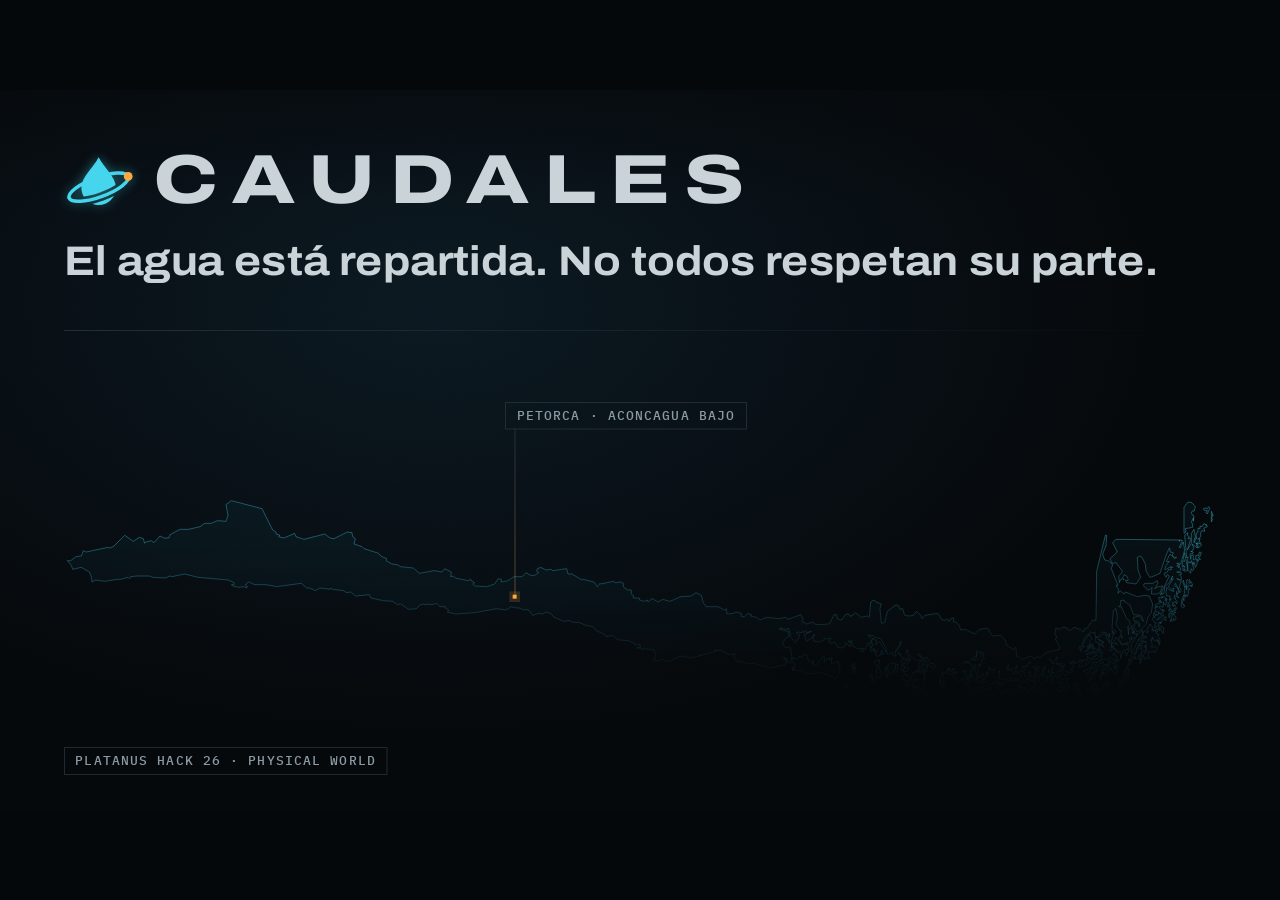
<file: docs/deck/index.html>
<!doctype html>
<html lang="es">
<head>
<meta charset="utf-8">
<meta name="viewport" content="width=device-width, initial-scale=1">
<title>Caudales · presentación</title>
<!--
  Deck de la final (docs/pitch-demo.md). 4 slides y 4 de reserva, 1920×1080.
  Teclas: → o espacio avanza, ← retrocede, 1 a 8 salta a una slide, F pantalla completa.
  Slides 5 a 8, de reserva para las preguntas: 5 cuánto acierta · 6 no es un caso aislado · 7 canal o pozo · 8 cuánto riego detecta.
  Orden en el escenario: slides 1, 2 y 3, cambio a la pestaña del producto, vuelta a esta pestaña y → para el cierre (slide 4).
  Sala: nada blanco y el mensaje de cada slide entero en el tercio superior (desde la 4ª fila solo se ve eso).
  El contorno de Chile sale de frontend-demo/data/chile.geojson (Natural Earth). Las cifras, de docs/pitch-demo.md.
-->
<link rel="preconnect" href="https://fonts.googleapis.com">
<link rel="preconnect" href="https://fonts.gstatic.com" crossorigin>
<link rel="stylesheet" href="https://fonts.googleapis.com/css2?family=Archivo:wdth,wght@62..125,400..900&family=IBM+Plex+Mono:wght@400;500&family=IBM+Plex+Sans:wght@400;500&display=swap">
<style>
:root{
  --void:#05080b; --deck:#0a1015; --deep:#0b1820; --rule:#1b2731; --rule-2:#2a3a46;
  --ink:#c9d3d8; --dim:#8b9ba4; --water:#45d6ee; --loss:#ffa940;
  --f-display:"Archivo",system-ui,sans-serif; --f-body:"IBM Plex Sans",system-ui,sans-serif; --f-mono:"IBM Plex Mono",ui-monospace,monospace;
  --x:96px;      /* margen lateral */
  --top:84px;    /* margen superior: igual en todas las slides */
  --fold:360px;  /* tercio superior: el mensaje termina antes de esta línea */
}
*{box-sizing:border-box;margin:0}
html,body{height:100%;background:var(--void);overflow:hidden}
body{color:var(--ink);font-family:var(--f-body);-webkit-font-smoothing:antialiased;cursor:default}
.stage{position:absolute;left:50%;top:50%;width:1920px;height:1080px;transform:translate(-50%,-50%) scale(var(--s,1));transform-origin:center;overflow:hidden;
  background:radial-gradient(1500px 900px at 34% 30%,var(--deep),var(--void) 72%)}
.stage::before{content:"";position:absolute;inset:0;z-index:3;pointer-events:none;opacity:.3;mix-blend-mode:overlay;
  background:url("data:image/svg+xml;utf8,<svg xmlns='http://www.w3.org/2000/svg' width='160' height='160'><filter id='n'><feTurbulence type='fractalNoise' baseFrequency='.9' numOctaves='2' stitchTiles='stitch'/><feColorMatrix values='0 0 0 0 .6  0 0 0 0 .7  0 0 0 0 .75  0 0 0 .5 0'/></filter><rect width='160' height='160' filter='url(%23n)'/></svg>")}
.stage::after{content:"";position:absolute;inset:0;z-index:2;pointer-events:none;background:linear-gradient(180deg,rgba(5,8,11,.55),transparent 16%,transparent 70%,rgba(5,8,11,.9))}
.slide{position:absolute;inset:0;opacity:0;visibility:hidden;transition:opacity .3s ease,visibility 0s .3s}
.slide.on{opacity:1;visibility:visible;transition:opacity .3s ease}
@media (prefers-reduced-motion:reduce){.slide,.slide.on{transition:none}}

/* el horizonte: marca el tercio superior y se apaga hacia la derecha */
.fold{position:absolute;left:var(--x);right:0;top:var(--fold);height:1px;background:linear-gradient(90deg,var(--rule-2),var(--rule) 45%,transparent 92%)}

/* mensaje: siempre dentro del tercio superior */
.msg{position:absolute;left:var(--x);right:var(--x);top:var(--top);z-index:4}
.big{font:800 176px/.95 var(--f-display);font-stretch:112%;letter-spacing:-.015em}
.title{font:800 124px/1 var(--f-display);font-stretch:112%;letter-spacing:-.01em}
.line{margin-top:26px;font:400 48px/1.2 var(--f-body);color:var(--ink)}
.line.tight{margin-top:22px}

/* apoyo: puede perderse desde atrás */
.below{position:absolute;left:var(--x);right:var(--x);z-index:4}
.mono{font:500 20px/1.4 var(--f-mono);letter-spacing:.11em;text-transform:uppercase;color:var(--dim)}
.note{font:400 40px/1.3 var(--f-body);color:var(--dim);max-width:1300px}
.chip{display:inline-block;padding:10px 16px;border:1px solid var(--rule-2);font:500 19px/1 var(--f-mono);letter-spacing:.14em;text-transform:uppercase;color:var(--dim)}
.dato{padding-left:26px;border-left:2px solid var(--rule-2)}
.dato b{display:block;font:800 140px/1 var(--f-display);font-stretch:112%;letter-spacing:-.015em;font-variant-numeric:tabular-nums;color:var(--ink);margin:10px 0 14px}
.dato.agua{border-left-color:var(--water)}

.logo{display:block;filter:drop-shadow(0 0 8px rgba(69,214,238,.45))}
.marca{display:flex;align-items:center;gap:30px}
.marca span{font:800 104px/1 var(--f-display);font-stretch:125%;letter-spacing:.2em}
.chile{position:absolute;left:var(--x);width:1728px;z-index:1;overflow:visible;
  -webkit-mask-image:linear-gradient(180deg,#000 25%,transparent 96%);mask-image:linear-gradient(180deg,#000 25%,transparent 96%)}
.chile path{fill:rgba(69,214,238,.035);stroke:var(--water);stroke-opacity:.42;stroke-width:1.2;vector-effect:non-scaling-stroke}
.chile rect{fill:rgba(69,214,238,.10);stroke:none}
.punto{position:absolute;z-index:4;width:6px;height:6px;margin:-3px;background:var(--loss);box-shadow:0 0 0 5px rgba(255,169,64,.16)}
.guia{position:absolute;z-index:3;width:1px;background:linear-gradient(180deg,var(--rule-2),rgba(255,169,64,.55))}

/* cierre */
.tres{display:grid;grid-template-columns:repeat(3,1fr);gap:64px}
.qr{position:absolute;right:var(--x);z-index:4;width:236px;height:236px;padding:18px;background:var(--dim)}
.qr svg{display:block;width:100%;height:100%}
.qr path{fill:var(--void)}
.url{font:500 92px/1 var(--f-mono);letter-spacing:.02em;color:var(--ink)}
</style>
</head>
<body>
<main class="stage" id="stage">

<section class="slide" aria-label="Portada">
  <div class="msg">
    <div class="marca"><svg class="logo" width="104" height="104" viewBox="0 0 64 64" aria-hidden="true"><defs><mask id="gap-1" maskUnits="userSpaceOnUse" x="0" y="0" width="64" height="64"><rect width="64" height="64" fill="#fff"/><path d="M3 38A29 9 0 0 0 61 38" transform="rotate(-20 32 38)" fill="none" stroke="#000" stroke-width="8"/></mask></defs><path d="M3 38A29 9 0 0 1 61 38" transform="rotate(-20 32 38)" fill="none" stroke="#45d6ee" stroke-width="3.2" stroke-linecap="round"/><g mask="url(#gap-1)"><path fill="#45d6ee" transform="translate(32 34) scale(.76) translate(-32 -34)" d="M32 3C26 15 11 27 11 40a21 21 0 0 0 42 0C53 27 38 15 32 3Z"/></g><path d="M3 38A29 9 0 0 0 61 38" transform="rotate(-20 32 38)" fill="none" stroke="#45d6ee" stroke-width="3.2" stroke-linecap="round"/><circle cx="59.25" cy="28.08" r="4" fill="#ffa940"/></svg><span>CAUDALES</span></div>
    <p class="line" style="font:700 62px/1.15 var(--f-display);font-stretch:110%;margin-top:34px">El agua está repartida. No todos respetan su parte.</p>
  </div>
  <div class="fold"></div>
  <svg class="chile" style="top:590px" viewBox="0 0 1728 341" aria-hidden="true"><path d="M5 116L10 116L18 110L26 109L29 101L33 103L66 96L69 97L75 94L91 78L104 87L113 81L119 83L121 90L123 88L131 86L135 89L144 79L150 82L157 82L159 77L174 69L187 69L204 65L211 60L221 60L230 56L243 57L246 48L243 32L251 26L297 38L313 70L318 73L318 76L324 78L322 80L330 82L346 75L348 80L360 84L391 76L399 82L405 83L425 73L432 74L433 80L437 83L435 91L447 95L450 98L472 105L475 109L484 113L483 116L492 121L500 122L505 125L524 127L533 135L555 131L567 133L571 128L581 133L580 140L584 139L587 142L606 146L610 144L611 146L616 149L613 151L617 154L634 155L646 151L651 143L656 144L656 148L666 146L675 140L687 140L693 134L700 138L706 138L712 134L709 132L710 128L715 126L723 130L731 129L733 131L754 128L756 136L762 136L777 145L779 144L795 148L800 155L804 150L805 151L824 147L827 149L835 148L839 150L839 155L845 160L851 160L851 166L854 168L854 172L863 172L863 175L870 177L875 175L876 178L882 173L891 178L898 174L909 177L925 170L941 169L948 164L956 168L959 179L963 185L981 185L991 190L994 188L994 196L1004 195L1008 193L1016 195L1016 200L1021 200L1026 195L1031 197L1030 199L1039 201L1044 205L1054 201L1073 203L1082 201L1086 204L1105 197L1109 204L1107 206L1108 208L1114 211L1123 208L1128 212L1148 211L1155 197L1159 197L1160 203L1166 205L1173 196L1177 196L1180 200L1181 198L1183 198L1187 194L1196 201L1205 199L1208 201L1210 178L1215 175L1218 178L1226 181L1224 188L1226 210L1231 209L1235 192L1248 182L1252 184L1254 189L1258 188L1261 198L1268 199L1274 198L1279 192L1285 198L1287 203L1291 198L1311 195L1317 205L1323 205L1325 203L1328 207L1331 202L1335 202L1334 208L1338 208L1343 213L1345 220L1352 219L1366 226L1373 219L1385 217L1393 229L1405 228L1412 235L1414 243L1424 249L1427 246L1428 248L1429 260L1432 260L1438 264L1450 259L1456 263L1460 260L1464 262L1473 254L1493 249L1493 245L1487 234L1489 230L1486 225L1488 217L1493 219L1497 216L1502 216L1509 221L1515 216L1525 219L1529 223L1531 218L1535 217L1542 206L1548 205L1549 132L1562 78L1564 78L1563 94L1558 106L1561 115L1566 116L1573 122L1571 128L1581 153L1578 153L1582 159L1581 165L1584 161L1590 166L1592 163L1610 170L1621 168L1628 169L1633 181L1631 194L1625 202L1626 204L1624 206L1624 211L1612 223L1608 221L1605 217L1605 211L1608 209L1611 210L1613 215L1613 210L1611 207L1605 207L1604 201L1613 199L1619 207L1617 200L1614 198L1604 197L1599 183L1590 177L1590 175L1585 176L1585 183L1582 185L1586 185L1594 203L1599 207L1599 211L1595 217L1597 216L1596 220L1597 227L1597 220L1602 213L1602 220L1603 218L1604 220L1602 224L1604 223L1603 226L1605 221L1606 226L1610 225L1608 230L1618 220L1618 226L1614 233L1611 234L1613 235L1611 236L1605 249L1601 254L1601 241L1607 232L1604 231L1601 235L1601 230L1598 232L1600 237L1598 240L1595 238L1595 240L1586 241L1583 234L1581 232L1584 229L1588 232L1585 228L1586 228L1585 224L1587 222L1584 221L1578 212L1580 201L1578 188L1574 191L1572 217L1578 222L1575 226L1572 221L1574 227L1571 238L1580 242L1575 236L1578 231L1587 243L1589 241L1596 242L1598 248L1594 249L1598 250L1593 259L1594 255L1591 254L1592 251L1589 250L1585 263L1584 251L1581 254L1577 248L1574 247L1574 243L1573 247L1571 246L1572 239L1570 245L1571 248L1568 250L1571 251L1574 248L1579 252L1573 257L1577 257L1582 265L1581 268L1577 263L1578 267L1576 268L1570 261L1568 261L1568 267L1563 263L1561 265L1558 264L1550 269L1557 263L1556 260L1555 261L1559 254L1554 250L1552 243L1555 242L1560 246L1557 242L1560 238L1551 234L1558 238L1556 241L1551 241L1552 239L1547 238L1546 236L1548 231L1552 232L1559 226L1564 228L1563 231L1569 240L1567 233L1569 225L1567 230L1563 224L1558 223L1551 230L1547 231L1546 223L1542 225L1540 223L1531 231L1528 240L1526 245L1523 245L1525 252L1527 245L1531 246L1528 242L1538 226L1542 233L1539 236L1539 242L1535 244L1536 248L1531 253L1536 251L1537 245L1540 242L1538 246L1539 248L1539 245L1541 244L1544 250L1541 242L1543 240L1546 248L1553 249L1553 251L1537 254L1533 257L1554 253L1556 254L1551 263L1542 266L1541 264L1550 257L1538 264L1535 259L1535 266L1539 268L1535 272L1533 269L1532 275L1528 272L1526 276L1522 276L1521 275L1526 268L1532 265L1527 265L1526 267L1524 264L1523 268L1515 271L1513 270L1517 267L1513 267L1512 269L1510 268L1509 271L1511 270L1515 275L1509 280L1513 280L1513 284L1507 284L1502 281L1506 287L1501 288L1498 284L1498 276L1502 272L1497 275L1495 274L1497 270L1495 271L1489 270L1488 266L1491 263L1490 260L1484 269L1478 263L1482 270L1493 272L1496 280L1494 283L1491 281L1490 283L1492 284L1486 287L1484 286L1481 290L1480 286L1486 283L1481 284L1484 275L1478 284L1476 279L1479 288L1477 291L1471 289L1475 292L1475 295L1473 298L1471 296L1468 304L1464 300L1465 297L1463 297L1463 291L1465 289L1467 291L1468 287L1471 286L1469 283L1472 274L1468 279L1468 285L1457 292L1457 287L1460 284L1461 276L1463 275L1460 276L1459 279L1456 275L1453 275L1458 279L1457 283L1454 291L1450 291L1448 281L1448 289L1445 291L1442 290L1439 282L1442 280L1440 279L1440 276L1444 275L1450 269L1447 268L1444 274L1438 275L1437 282L1434 283L1426 282L1429 278L1430 273L1427 278L1422 278L1418 280L1416 277L1417 272L1415 275L1415 281L1421 280L1425 283L1424 286L1428 284L1438 288L1432 294L1423 292L1416 296L1414 293L1412 294L1412 292L1407 295L1402 292L1404 291L1403 281L1402 290L1397 293L1391 286L1397 279L1390 280L1388 275L1386 287L1384 283L1385 289L1379 290L1378 295L1374 297L1371 296L1373 300L1371 302L1368 298L1369 294L1380 286L1380 285L1370 291L1371 275L1374 275L1371 271L1375 272L1376 264L1381 263L1378 260L1380 255L1376 253L1373 253L1377 256L1375 260L1369 266L1365 266L1369 261L1370 251L1368 260L1364 261L1364 265L1361 263L1358 269L1353 267L1353 268L1351 267L1349 269L1351 271L1353 269L1360 271L1363 276L1360 281L1360 292L1359 294L1359 291L1358 293L1360 299L1357 306L1354 303L1356 299L1353 302L1350 299L1352 298L1350 295L1354 291L1356 296L1355 291L1358 290L1359 286L1359 285L1355 290L1352 280L1351 284L1349 281L1352 290L1348 291L1347 295L1345 293L1344 296L1346 297L1344 298L1335 291L1334 285L1340 283L1334 283L1333 279L1337 278L1333 278L1332 281L1326 277L1324 284L1320 286L1317 283L1319 288L1315 289L1313 300L1315 296L1315 302L1318 303L1319 295L1321 296L1320 304L1315 308L1317 310L1314 315L1309 318L1303 313L1300 313L1309 322L1309 330L1311 336L1315 339L1312 335L1312 330L1315 332L1315 329L1319 331L1319 328L1322 330L1323 335L1319 339L1310 341L1306 338L1305 334L1303 335L1301 329L1300 330L1298 328L1297 325L1298 323L1294 322L1296 319L1296 316L1294 320L1290 318L1293 312L1290 314L1287 311L1290 307L1285 309L1282 304L1278 305L1272 303L1273 299L1276 299L1277 295L1281 295L1277 293L1272 296L1271 292L1273 283L1275 286L1277 281L1281 285L1282 282L1286 285L1285 282L1279 281L1284 278L1288 281L1292 290L1289 297L1292 291L1289 281L1295 282L1293 280L1296 273L1289 280L1287 275L1291 271L1295 271L1305 278L1307 274L1303 271L1304 270L1299 270L1294 260L1292 263L1288 262L1282 255L1282 258L1295 268L1285 265L1279 267L1267 257L1265 249L1263 255L1270 264L1256 261L1254 259L1256 257L1252 257L1253 254L1251 255L1249 251L1255 243L1256 238L1254 237L1254 242L1247 252L1248 259L1244 259L1242 254L1235 257L1233 247L1225 233L1215 231L1213 228L1206 228L1213 233L1208 240L1205 240L1202 249L1197 247L1200 251L1198 253L1194 250L1195 247L1190 248L1181 243L1183 241L1181 239L1182 236L1176 237L1180 239L1178 245L1173 239L1172 244L1167 247L1160 246L1157 239L1150 240L1147 238L1150 233L1142 233L1135 238L1125 237L1123 232L1126 226L1123 231L1114 237L1110 227L1121 222L1114 224L1112 221L1110 224L1108 222L1107 224L1100 223L1099 225L1103 227L1102 233L1097 239L1089 230L1089 224L1086 217L1084 219L1074 217L1073 219L1086 222L1088 229L1081 234L1078 241L1083 247L1088 245L1090 248L1092 261L1090 270L1085 268L1084 263L1079 261L1083 265L1082 272L1059 277L1055 277L1053 274L1050 275L1043 272L1042 273L1036 269L1031 271L1020 269L1017 267L1010 268L1004 259L1007 256L998 257L986 251L976 250L977 252L941 262L924 259L910 267L904 267L897 264L893 267L884 265L888 259L885 250L870 248L867 250L866 247L859 247L865 245L864 242L856 242L856 240L846 236L832 235L822 228L813 230L810 226L798 221L793 215L783 213L773 209L761 208L759 206L749 207L734 200L730 195L723 193L718 196L713 195L703 198L698 191L693 189L689 190L684 187L678 187L671 185L663 190L649 188L616 194L587 196L575 193L577 190L571 186L572 185L564 185L559 180L552 182L546 181L543 182L538 181L533 183L529 188L517 189L505 181L500 182L493 177L479 176L460 172L458 167L437 169L430 163L424 164L419 161L403 159L400 157L399 159L384 157L377 161L368 157L364 157L356 150L319 155L303 152L286 152L277 148L272 152L275 154L274 157L270 155L262 156L253 154L251 152L255 152L255 149L246 145L201 141L181 136L162 140L158 139L153 142L133 141L128 139L110 139L100 140L98 143L96 141L85 144L80 144L61 147L47 145L42 148L41 140L38 133L26 126L13 129L11 123L5 116ZM1674 85L1678 86L1673 95L1674 97L1679 88L1681 100L1675 121L1674 122L1673 120L1669 120L1673 122L1669 124L1674 124L1671 126L1675 127L1675 131L1673 133L1669 133L1676 134L1676 137L1673 137L1676 140L1676 145L1669 143L1676 147L1673 155L1676 161L1674 164L1671 157L1667 150L1666 154L1671 157L1672 164L1670 167L1669 162L1669 168L1673 172L1666 168L1665 172L1668 172L1667 174L1670 177L1669 181L1667 177L1666 179L1662 179L1664 181L1662 183L1664 182L1664 185L1666 182L1669 188L1665 188L1668 191L1665 190L1664 192L1668 194L1665 194L1665 198L1668 200L1668 204L1666 206L1664 202L1664 206L1661 207L1661 204L1659 207L1664 195L1661 197L1663 191L1659 195L1659 201L1657 201L1657 196L1661 191L1660 188L1657 192L1659 184L1658 182L1656 186L1655 183L1661 173L1658 175L1659 169L1654 169L1653 163L1654 156L1658 160L1665 162L1663 161L1665 157L1661 159L1656 155L1664 143L1661 145L1663 139L1658 149L1651 155L1650 165L1647 167L1647 164L1644 168L1658 139L1655 137L1653 141L1650 135L1655 133L1657 129L1661 130L1660 126L1663 126L1660 125L1652 130L1651 129L1653 123L1658 117L1654 118L1654 116L1659 106L1666 113L1669 111L1666 111L1662 108L1664 104L1659 103L1659 98L1658 97L1653 108L1644 135L1630 141L1628 140L1623 131L1622 121L1617 111L1614 109L1610 111L1611 130L1615 141L1608 151L1594 149L1592 145L1596 146L1596 143L1594 139L1590 137L1588 142L1590 145L1588 143L1585 144L1583 149L1582 139L1587 134L1587 131L1578 119L1572 120L1569 113L1580 103L1573 89L1578 84L1674 85L1673 87L1674 85ZM1164 282L1157 294L1152 290L1149 290L1147 287L1132 284L1121 286L1112 285L1107 281L1099 281L1096 279L1093 281L1092 276L1094 275L1093 279L1095 279L1097 271L1094 270L1092 264L1094 261L1099 264L1104 259L1106 261L1110 257L1114 257L1117 267L1122 268L1124 265L1125 270L1122 270L1124 273L1129 272L1138 260L1141 261L1140 268L1145 264L1148 262L1148 265L1152 261L1151 271L1159 267L1160 269L1162 267L1162 272L1165 273L1162 276L1164 282ZM1453 320L1443 326L1440 324L1439 327L1437 324L1438 327L1435 327L1433 330L1428 332L1427 329L1437 321L1426 327L1432 321L1431 318L1428 322L1429 319L1427 319L1426 316L1424 318L1431 311L1420 310L1419 308L1415 313L1415 309L1412 309L1414 314L1411 313L1410 316L1408 310L1409 316L1406 317L1407 313L1405 315L1401 304L1403 301L1408 302L1401 299L1410 299L1412 296L1416 298L1420 296L1428 295L1438 298L1441 297L1447 301L1442 297L1444 294L1448 294L1448 298L1450 295L1454 295L1453 298L1457 296L1455 301L1459 298L1462 307L1459 308L1460 310L1456 306L1457 303L1455 304L1458 311L1456 312L1453 311L1452 305L1452 309L1449 307L1451 311L1445 312L1446 309L1442 311L1443 305L1442 307L1440 306L1441 310L1439 311L1436 307L1438 306L1435 306L1434 303L1434 306L1430 302L1432 308L1434 306L1439 313L1436 315L1441 317L1445 315L1443 313L1448 316L1450 314L1452 317L1455 315L1453 320ZM1710 60L1713 63L1713 61L1715 65L1710 67L1711 72L1707 71L1705 74L1705 80L1701 84L1704 83L1702 91L1705 89L1706 93L1701 97L1700 89L1699 91L1698 89L1700 97L1692 91L1695 97L1692 102L1690 102L1694 103L1693 105L1689 106L1690 114L1691 108L1694 107L1694 115L1697 114L1698 108L1699 109L1700 107L1702 109L1703 103L1706 104L1704 110L1701 111L1705 114L1702 114L1701 117L1699 113L1700 120L1697 126L1695 118L1694 122L1691 116L1695 129L1693 131L1691 128L1690 135L1686 130L1685 119L1690 119L1685 117L1686 110L1684 112L1681 78L1686 74L1685 78L1688 80L1686 83L1689 82L1690 84L1685 100L1691 90L1691 75L1695 69L1697 80L1695 86L1695 89L1698 82L1699 83L1698 78L1699 74L1701 73L1701 67L1704 68L1704 64L1707 65L1710 60ZM1638 225L1643 227L1640 229L1643 232L1644 237L1644 240L1642 238L1643 243L1641 235L1640 238L1640 234L1636 237L1632 230L1633 234L1631 233L1632 236L1630 235L1633 243L1630 245L1636 246L1638 244L1640 246L1638 253L1636 255L1634 251L1631 254L1629 252L1627 254L1626 252L1628 264L1625 260L1622 265L1619 258L1624 250L1623 241L1623 246L1620 244L1623 248L1622 252L1619 252L1615 258L1617 245L1613 249L1611 244L1616 243L1612 243L1613 240L1617 241L1618 238L1624 238L1619 236L1614 238L1617 233L1624 231L1623 229L1618 231L1619 223L1622 221L1624 224L1627 223L1624 220L1629 211L1633 216L1632 221L1634 219L1634 222L1636 220L1637 222L1638 218L1640 218L1640 223L1638 223L1638 225ZM1694 57L1694 52L1691 58L1693 61L1693 66L1682 68L1683 73L1680 75L1680 36L1686 28L1692 29L1697 35L1695 42L1693 41L1691 44L1692 47L1695 49L1694 57ZM1217 257L1219 251L1215 253L1215 247L1214 251L1210 252L1209 249L1213 244L1209 246L1207 243L1210 240L1214 242L1210 238L1214 233L1219 236L1218 242L1223 237L1233 252L1228 257L1227 250L1225 254L1226 257L1220 260L1217 257ZM1621 150L1633 150L1640 146L1641 150L1636 158L1641 155L1648 154L1644 164L1640 166L1631 166L1632 156L1629 159L1625 160L1619 153L1621 150ZM1606 256L1610 246L1609 254L1606 258L1608 264L1607 261L1596 275L1596 281L1598 279L1598 282L1595 288L1597 288L1598 290L1592 294L1590 300L1587 300L1583 306L1581 304L1588 292L1590 294L1591 292L1591 286L1593 284L1592 282L1591 284L1591 282L1600 265L1596 267L1596 265L1599 263L1602 264L1605 261L1600 259L1604 254L1606 256ZM1642 193L1636 193L1638 189L1636 187L1641 185L1637 185L1637 182L1647 178L1642 177L1645 176L1642 174L1642 171L1648 172L1646 170L1650 170L1653 172L1652 176L1653 173L1655 174L1653 177L1655 178L1652 183L1649 178L1649 185L1647 186L1645 184L1643 185L1645 189L1651 190L1649 192L1647 190L1649 194L1646 196L1642 193ZM1397 318L1401 323L1398 323L1398 325L1392 327L1389 325L1385 327L1389 333L1388 335L1383 328L1384 335L1379 331L1380 334L1378 336L1374 336L1371 333L1373 332L1371 327L1380 326L1386 321L1388 322L1391 319L1391 321L1393 318L1397 318ZM1649 203L1645 210L1645 208L1644 211L1644 208L1641 210L1643 214L1635 216L1638 209L1636 209L1632 204L1635 200L1637 201L1634 199L1635 194L1638 199L1638 196L1641 198L1642 194L1646 198L1639 205L1644 203L1649 197L1651 202L1653 200L1653 206L1649 203ZM1396 297L1400 297L1401 301L1397 315L1392 316L1387 309L1392 307L1390 305L1386 308L1375 306L1383 303L1387 300L1389 303L1390 301L1396 300L1398 298L1396 297ZM1469 313L1479 323L1477 327L1473 322L1476 332L1466 328L1467 324L1468 328L1471 322L1471 320L1466 319L1465 326L1461 330L1459 326L1462 325L1460 321L1465 317L1463 313L1468 318L1465 308L1469 308L1469 313ZM1383 321L1382 319L1379 323L1373 324L1374 316L1378 308L1386 309L1390 316L1383 321ZM1503 293L1508 293L1504 296L1509 305L1506 306L1505 304L1504 307L1508 309L1506 311L1503 309L1502 314L1501 311L1499 312L1501 302L1499 300L1497 302L1496 299L1492 303L1497 293L1501 295L1503 293ZM1241 269L1248 270L1247 278L1242 282L1243 286L1240 288L1237 285L1235 274L1241 269ZM1580 273L1581 277L1576 273L1578 278L1574 274L1581 283L1575 286L1571 277L1570 280L1568 280L1567 269L1571 267L1574 271L1577 270L1580 273ZM1686 146L1688 144L1689 146L1687 149L1689 150L1690 147L1693 152L1690 154L1693 154L1690 154L1688 153L1685 155L1689 159L1686 160L1687 164L1685 170L1683 167L1682 171L1680 165L1682 163L1680 163L1682 154L1681 156L1678 147L1679 145L1681 152L1683 153L1684 160L1684 145L1685 144L1686 146ZM1495 289L1496 292L1493 293L1492 298L1488 300L1483 294L1481 303L1478 299L1481 296L1480 293L1490 288L1489 294L1494 286L1497 286L1495 289ZM1371 325L1365 321L1365 313L1361 307L1369 307L1370 309L1371 307L1375 305L1372 316L1369 317L1371 325ZM1447 328L1453 337L1452 338L1448 338L1447 334L1443 337L1440 333L1442 328L1455 322L1452 325L1455 325L1453 327L1447 328ZM1685 131L1681 132L1681 128L1679 131L1678 128L1681 126L1681 124L1679 124L1679 123L1678 126L1677 124L1678 116L1681 117L1679 112L1681 104L1685 126L1685 131ZM1219 276L1222 274L1227 288L1225 292L1223 292L1222 290L1220 294L1218 289L1219 276ZM1369 290L1366 297L1362 292L1364 288L1362 291L1361 289L1365 272L1368 273L1368 276L1366 276L1369 290ZM1272 309L1274 305L1280 307L1285 312L1285 317L1282 318L1281 311L1280 310L1280 318L1279 316L1278 318L1274 319L1277 311L1274 314L1275 311L1272 309ZM1394 328L1397 327L1401 333L1399 337L1397 331L1398 337L1396 340L1390 337L1391 334L1389 328L1394 328ZM1517 304L1524 308L1525 316L1518 308L1520 314L1514 308L1513 301L1515 299L1516 302L1521 299L1522 300L1522 302L1517 304ZM1539 307L1554 314L1551 313L1554 316L1551 314L1548 318L1546 314L1545 316L1541 314L1544 310L1542 309L1539 311L1536 310L1534 312L1532 310L1534 307L1539 307ZM1268 297L1256 294L1257 290L1262 287L1263 289L1264 286L1270 295L1268 297ZM1482 320L1486 322L1484 328L1487 325L1494 326L1493 327L1494 332L1489 330L1488 334L1486 328L1482 332L1482 320ZM1415 323L1417 325L1413 327L1413 329L1416 334L1413 332L1414 338L1410 339L1408 332L1411 334L1407 329L1409 330L1411 328L1408 329L1409 326L1415 323ZM1567 283L1563 288L1559 286L1560 283L1557 287L1558 284L1555 294L1554 287L1563 277L1567 283ZM1567 300L1565 308L1562 308L1559 312L1557 311L1560 299L1567 300ZM1418 312L1427 313L1422 317L1422 322L1421 319L1421 324L1417 319L1416 320L1418 312ZM1519 316L1523 316L1522 318L1525 319L1523 321L1529 320L1529 323L1531 323L1532 327L1528 326L1526 323L1521 322L1518 323L1516 320L1521 320L1517 319L1519 316ZM1255 267L1257 264L1264 265L1263 267L1268 265L1269 267L1264 272L1263 270L1258 271L1255 267ZM1426 333L1424 339L1414 327L1417 329L1419 325L1421 327L1423 330L1421 330L1426 333ZM1236 292L1230 285L1233 276L1236 292ZM1553 270L1560 268L1553 274L1549 282L1549 280L1548 283L1546 282L1545 280L1553 270ZM1536 279L1539 276L1540 279L1535 288L1534 284L1531 284L1531 281L1528 282L1534 279L1536 279ZM1495 312L1492 314L1493 309L1490 312L1491 309L1489 308L1495 305L1495 307L1498 305L1496 303L1499 304L1499 307L1497 313L1496 310L1495 313L1495 312ZM1542 295L1540 294L1536 297L1542 285L1543 287L1543 282L1547 285L1542 295ZM1247 273L1251 271L1251 279L1250 283L1247 285L1245 281L1248 278L1247 273ZM1221 267L1222 264L1224 270L1220 273L1217 273L1215 267L1219 265L1221 267ZM1183 284L1183 278L1180 274L1186 270L1184 276L1185 278L1187 275L1188 279L1185 285L1183 284ZM1680 167L1680 176L1679 173L1677 180L1681 183L1679 182L1681 185L1678 187L1676 185L1676 176L1680 167ZM1566 271L1565 275L1564 273L1556 282L1555 280L1560 272L1566 271ZM1612 257L1615 261L1617 257L1619 260L1613 272L1616 263L1614 265L1614 262L1611 264L1612 257ZM1542 301L1555 310L1554 311L1549 307L1549 309L1541 306L1543 305L1542 301ZM1543 272L1542 269L1549 268L1549 270L1542 278L1540 275L1543 272ZM1266 281L1262 283L1259 280L1262 276L1267 276L1266 281ZM1719 38L1717 41L1715 46L1713 44L1715 41L1711 41L1709 38L1713 37L1715 38L1717 35L1719 38ZM1362 322L1360 327L1358 328L1356 318L1359 317L1360 320L1361 316L1363 323L1362 322ZM1255 281L1257 272L1261 274L1259 280L1261 284L1255 281ZM1283 269L1285 267L1289 270L1283 277L1281 276L1283 269ZM1642 217L1645 214L1650 217L1649 225L1648 225L1644 217L1643 221L1642 217ZM1384 299L1379 298L1380 301L1375 299L1381 292L1384 299ZM1472 314L1473 311L1479 314L1480 321L1472 314ZM1412 317L1414 323L1405 326L1409 318L1411 320L1412 317ZM1215 293L1214 298L1211 298L1212 294L1209 289L1212 287L1213 294L1215 293ZM1398 327L1402 326L1401 329L1405 333L1405 339L1401 338L1402 333L1398 327ZM1721 58L1721 42L1724 48L1722 48L1723 50L1721 52L1723 54L1721 58ZM1326 286L1327 278L1333 284L1331 287L1326 286ZM1176 306L1171 309L1170 306L1174 299L1176 306ZM1261 299L1269 300L1269 304L1262 303L1261 299Z"/></svg>
  <div class="guia" style="left:772px;top:508px;height:252px"></div>
  <div class="punto" style="left:772px;top:760px"></div>
  <div class="below" style="top:468px;left:758px"><span class="chip">Petorca · Aconcagua bajo</span></div>
  <div class="below" style="top:986px"><span class="chip">Platanus Hack 26 · Physical World</span></div>
</section>

<section class="slide" aria-label="El problema">
  <div class="msg">
    <h1 class="big">50 litros al día</h1>
    <p class="line">40 mil personas en Petorca. El agua llega en camión.</p>
  </div>
  <div class="fold"></div>
  <div class="below dato agua" style="top:620px;left:var(--x)">
    <p class="mono">En camiones aljibe · 2023 y 2024</p>
    <b style="font-size:112px;color:var(--dim)">$5.700 millones</b>
  </div>
  <p class="below mono" style="top:986px;font-size:17px">Radio JGM, U. de Chile (2020) · Consejo para la Transparencia (2026)</p>
</section>

<section class="slide" aria-label="La solución">
  <div class="msg">
    <h1 class="big">7.911 predios</h1>
    <p class="line">mirados desde el satélite y cruzados con sus derechos de agua.</p>
  </div>
  <div class="fold"></div>
  <div class="below tres" style="top:600px">
    <div class="dato"><p class="mono">Mediciones de satélite</p><b style="font-size:78px;white-space:nowrap;color:var(--dim)">160 mil</b><p class="mono">Más el clima y el registro público</p></div>
    <div class="dato"><p class="mono">Imágenes desde 2019</p><b style="font-size:78px;white-space:nowrap;color:var(--dim)">7 veranos</b><p class="mono">Para ver quién ya regaba antes</p></div>
    <div class="dato"><p class="mono">Datos base ya descargados</p><b style="font-size:78px;white-space:nowrap;color:var(--dim)">14 regiones</b><p class="mono">Para probarlo en el resto de Chile</p></div>
  </div>
</section>

<section class="slide" aria-label="Cierre">
  <div class="msg tres">
    <div class="dato"><p class="mono">Antes que la inspección, al menos</p><b>2 años</b><p class="mono">Caso real en Hijuelas</p></div>
    <div class="dato"><p class="mono">Más infracciones que sin la lista</p><b>2,6×</b><p class="mono">19 casos de la DGA</p></div>
    <div class="dato"><p class="mono">Predios en alerta, sin fiscalizar</p><b>501</b><p class="mono">Petorca y Aconcagua bajo</p></div>
  </div>
  <div class="fold"></div>
  <div class="below" style="top:604px">
    <div class="marca" style="gap:22px"><svg class="logo" width="64" height="64" viewBox="0 0 64 64" aria-hidden="true"><defs><mask id="gap-3" maskUnits="userSpaceOnUse" x="0" y="0" width="64" height="64"><rect width="64" height="64" fill="#fff"/><path d="M3 38A29 9 0 0 0 61 38" transform="rotate(-20 32 38)" fill="none" stroke="#000" stroke-width="8"/></mask></defs><path d="M3 38A29 9 0 0 1 61 38" transform="rotate(-20 32 38)" fill="none" stroke="#45d6ee" stroke-width="3.2" stroke-linecap="round"/><g mask="url(#gap-3)"><path fill="#45d6ee" transform="translate(32 34) scale(.76) translate(-32 -34)" d="M32 3C26 15 11 27 11 40a21 21 0 0 0 42 0C53 27 38 15 32 3Z"/></g><path d="M3 38A29 9 0 0 0 61 38" transform="rotate(-20 32 38)" fill="none" stroke="#45d6ee" stroke-width="3.2" stroke-linecap="round"/><circle cx="59.25" cy="28.08" r="4" fill="#ffa940"/></svg><span style="font-size:56px">CAUDALES</span></div>
    <p class="url" style="margin-top:44px">caudales.dev</p>
  </div>
  <div class="qr" style="top:604px"><svg viewBox="-1 -1 27 27" role="img" aria-label="Código QR a caudales.dev"><path d="M0 0h1v1h-1zM1 0h1v1h-1zM2 0h1v1h-1zM3 0h1v1h-1zM4 0h1v1h-1zM5 0h1v1h-1zM6 0h1v1h-1zM9 0h1v1h-1zM13 0h1v1h-1zM14 0h1v1h-1zM18 0h1v1h-1zM19 0h1v1h-1zM20 0h1v1h-1zM21 0h1v1h-1zM22 0h1v1h-1zM23 0h1v1h-1zM24 0h1v1h-1zM0 1h1v1h-1zM6 1h1v1h-1zM8 1h1v1h-1zM13 1h1v1h-1zM18 1h1v1h-1zM24 1h1v1h-1zM0 2h1v1h-1zM2 2h1v1h-1zM3 2h1v1h-1zM4 2h1v1h-1zM6 2h1v1h-1zM9 2h1v1h-1zM10 2h1v1h-1zM12 2h1v1h-1zM13 2h1v1h-1zM18 2h1v1h-1zM20 2h1v1h-1zM21 2h1v1h-1zM22 2h1v1h-1zM24 2h1v1h-1zM0 3h1v1h-1zM2 3h1v1h-1zM3 3h1v1h-1zM4 3h1v1h-1zM6 3h1v1h-1zM8 3h1v1h-1zM9 3h1v1h-1zM10 3h1v1h-1zM11 3h1v1h-1zM13 3h1v1h-1zM15 3h1v1h-1zM16 3h1v1h-1zM18 3h1v1h-1zM20 3h1v1h-1zM21 3h1v1h-1zM22 3h1v1h-1zM24 3h1v1h-1zM0 4h1v1h-1zM2 4h1v1h-1zM3 4h1v1h-1zM4 4h1v1h-1zM6 4h1v1h-1zM8 4h1v1h-1zM9 4h1v1h-1zM10 4h1v1h-1zM12 4h1v1h-1zM14 4h1v1h-1zM18 4h1v1h-1zM20 4h1v1h-1zM21 4h1v1h-1zM22 4h1v1h-1zM24 4h1v1h-1zM0 5h1v1h-1zM6 5h1v1h-1zM10 5h1v1h-1zM11 5h1v1h-1zM14 5h1v1h-1zM18 5h1v1h-1zM24 5h1v1h-1zM0 6h1v1h-1zM1 6h1v1h-1zM2 6h1v1h-1zM3 6h1v1h-1zM4 6h1v1h-1zM5 6h1v1h-1zM6 6h1v1h-1zM8 6h1v1h-1zM10 6h1v1h-1zM12 6h1v1h-1zM14 6h1v1h-1zM16 6h1v1h-1zM18 6h1v1h-1zM19 6h1v1h-1zM20 6h1v1h-1zM21 6h1v1h-1zM22 6h1v1h-1zM23 6h1v1h-1zM24 6h1v1h-1zM8 7h1v1h-1zM9 7h1v1h-1zM13 7h1v1h-1zM15 7h1v1h-1zM1 8h1v1h-1zM3 8h1v1h-1zM4 8h1v1h-1zM5 8h1v1h-1zM6 8h1v1h-1zM8 8h1v1h-1zM10 8h1v1h-1zM12 8h1v1h-1zM14 8h1v1h-1zM15 8h1v1h-1zM17 8h1v1h-1zM18 8h1v1h-1zM20 8h1v1h-1zM21 8h1v1h-1zM23 8h1v1h-1zM0 9h1v1h-1zM1 9h1v1h-1zM2 9h1v1h-1zM3 9h1v1h-1zM7 9h1v1h-1zM8 9h1v1h-1zM15 9h1v1h-1zM19 9h1v1h-1zM20 9h1v1h-1zM21 9h1v1h-1zM22 9h1v1h-1zM23 9h1v1h-1zM0 10h1v1h-1zM1 10h1v1h-1zM3 10h1v1h-1zM4 10h1v1h-1zM5 10h1v1h-1zM6 10h1v1h-1zM8 10h1v1h-1zM12 10h1v1h-1zM13 10h1v1h-1zM15 10h1v1h-1zM16 10h1v1h-1zM17 10h1v1h-1zM18 10h1v1h-1zM19 10h1v1h-1zM21 10h1v1h-1zM24 10h1v1h-1zM0 11h1v1h-1zM1 11h1v1h-1zM2 11h1v1h-1zM3 11h1v1h-1zM5 11h1v1h-1zM8 11h1v1h-1zM9 11h1v1h-1zM10 11h1v1h-1zM11 11h1v1h-1zM18 11h1v1h-1zM21 11h1v1h-1zM22 11h1v1h-1zM23 11h1v1h-1zM24 11h1v1h-1zM0 12h1v1h-1zM2 12h1v1h-1zM4 12h1v1h-1zM5 12h1v1h-1zM6 12h1v1h-1zM7 12h1v1h-1zM9 12h1v1h-1zM10 12h1v1h-1zM13 12h1v1h-1zM14 12h1v1h-1zM15 12h1v1h-1zM16 12h1v1h-1zM18 12h1v1h-1zM19 12h1v1h-1zM24 12h1v1h-1zM0 13h1v1h-1zM1 13h1v1h-1zM2 13h1v1h-1zM3 13h1v1h-1zM4 13h1v1h-1zM8 13h1v1h-1zM10 13h1v1h-1zM12 13h1v1h-1zM14 13h1v1h-1zM15 13h1v1h-1zM16 13h1v1h-1zM17 13h1v1h-1zM20 13h1v1h-1zM23 13h1v1h-1zM0 14h1v1h-1zM1 14h1v1h-1zM2 14h1v1h-1zM3 14h1v1h-1zM4 14h1v1h-1zM6 14h1v1h-1zM8 14h1v1h-1zM12 14h1v1h-1zM14 14h1v1h-1zM15 14h1v1h-1zM16 14h1v1h-1zM17 14h1v1h-1zM18 14h1v1h-1zM20 14h1v1h-1zM21 14h1v1h-1zM22 14h1v1h-1zM23 14h1v1h-1zM24 14h1v1h-1zM0 15h1v1h-1zM5 15h1v1h-1zM7 15h1v1h-1zM8 15h1v1h-1zM9 15h1v1h-1zM10 15h1v1h-1zM11 15h1v1h-1zM13 15h1v1h-1zM14 15h1v1h-1zM17 15h1v1h-1zM18 15h1v1h-1zM19 15h1v1h-1zM21 15h1v1h-1zM22 15h1v1h-1zM24 15h1v1h-1zM0 16h1v1h-1zM4 16h1v1h-1zM5 16h1v1h-1zM6 16h1v1h-1zM7 16h1v1h-1zM9 16h1v1h-1zM10 16h1v1h-1zM12 16h1v1h-1zM13 16h1v1h-1zM16 16h1v1h-1zM17 16h1v1h-1zM18 16h1v1h-1zM19 16h1v1h-1zM20 16h1v1h-1zM22 16h1v1h-1zM23 16h1v1h-1zM8 17h1v1h-1zM10 17h1v1h-1zM12 17h1v1h-1zM16 17h1v1h-1zM20 17h1v1h-1zM22 17h1v1h-1zM23 17h1v1h-1zM0 18h1v1h-1zM1 18h1v1h-1zM2 18h1v1h-1zM3 18h1v1h-1zM4 18h1v1h-1zM5 18h1v1h-1zM6 18h1v1h-1zM10 18h1v1h-1zM12 18h1v1h-1zM13 18h1v1h-1zM14 18h1v1h-1zM16 18h1v1h-1zM18 18h1v1h-1zM20 18h1v1h-1zM24 18h1v1h-1zM0 19h1v1h-1zM6 19h1v1h-1zM8 19h1v1h-1zM12 19h1v1h-1zM13 19h1v1h-1zM14 19h1v1h-1zM15 19h1v1h-1zM16 19h1v1h-1zM20 19h1v1h-1zM24 19h1v1h-1zM0 20h1v1h-1zM2 20h1v1h-1zM3 20h1v1h-1zM4 20h1v1h-1zM6 20h1v1h-1zM8 20h1v1h-1zM11 20h1v1h-1zM13 20h1v1h-1zM15 20h1v1h-1zM16 20h1v1h-1zM17 20h1v1h-1zM18 20h1v1h-1zM19 20h1v1h-1zM20 20h1v1h-1zM23 20h1v1h-1zM24 20h1v1h-1zM0 21h1v1h-1zM2 21h1v1h-1zM3 21h1v1h-1zM4 21h1v1h-1zM6 21h1v1h-1zM8 21h1v1h-1zM12 21h1v1h-1zM15 21h1v1h-1zM16 21h1v1h-1zM17 21h1v1h-1zM18 21h1v1h-1zM23 21h1v1h-1zM24 21h1v1h-1zM0 22h1v1h-1zM2 22h1v1h-1zM3 22h1v1h-1zM4 22h1v1h-1zM6 22h1v1h-1zM9 22h1v1h-1zM11 22h1v1h-1zM13 22h1v1h-1zM14 22h1v1h-1zM15 22h1v1h-1zM17 22h1v1h-1zM20 22h1v1h-1zM21 22h1v1h-1zM22 22h1v1h-1zM23 22h1v1h-1zM24 22h1v1h-1zM0 23h1v1h-1zM6 23h1v1h-1zM8 23h1v1h-1zM10 23h1v1h-1zM11 23h1v1h-1zM12 23h1v1h-1zM13 23h1v1h-1zM18 23h1v1h-1zM19 23h1v1h-1zM20 23h1v1h-1zM22 23h1v1h-1zM23 23h1v1h-1zM24 23h1v1h-1zM0 24h1v1h-1zM1 24h1v1h-1zM2 24h1v1h-1zM3 24h1v1h-1zM4 24h1v1h-1zM5 24h1v1h-1zM6 24h1v1h-1zM10 24h1v1h-1zM14 24h1v1h-1zM16 24h1v1h-1zM17 24h1v1h-1zM18 24h1v1h-1zM21 24h1v1h-1zM24 24h1v1h-1z"/></svg></div>
  <p class="below mono" style="top:986px">Nicolás · Felipe · Gabriela · Tomás</p>
</section>

<section class="slide" aria-label="Reserva: cuánto acierta">
  <div class="msg"><h1 class="big">6 de 19</h1><p class="line">infractores ya multados estaban en alerta alta. Eligiendo predios al azar habrían sido 2.</p></div>
  <div class="fold"></div>
  <p class="below note" style="top:620px">Prioriza, no acusa: la infracción la constata un inspector.</p>
  <p class="below mono" style="top:986px">2,6 veces lo esperado · intervalo de 1,3 a 4,4 · casos resueltos por la DGA</p>
</section>

<section class="slide" aria-label="Reserva: no es un caso aislado">
  <div class="msg"><h1 class="big">8 casos</h1><p class="line">estaban en alerta antes de que llegara el inspector.</p></div>
  <div class="fold"></div>
  <p class="below note" style="top:620px">Entre 0,8 y más de 4,3 años antes. En esos predios, 2,4 a 2,7 millones de m³ sobre el derecho.</p>
  <p class="below mono" style="top:986px">8 de los 19 infractores conocidos · la serie parte en 2019, así que es un mínimo</p>
</section>

<section class="slide" aria-label="Reserva: canal o pozo">
  <div class="msg"><h1 class="big">158</h1><p class="line">predios en alerta sin un canal a 300 metros.</p></div>
  <div class="fold"></div>
  <p class="below note" style="top:620px">El agua de canal no está en el registro de derechos. La ficha lo avisa, y el cálculo conservador cuenta solo estos.</p>
  <p class="below mono" style="top:986px">158 de 467 predios en alerta de hasta 100 hectáreas</p>
</section>

<section class="slide" aria-label="Reserva: cuánto riego detecta">
  <div class="msg"><h1 class="big">1.008 de 1.210</h1><p class="line">huertos conocidos donde detecta riego: el 83 %.</p></div>
  <div class="fold"></div>
  <p class="below note" style="top:620px">Mide riego, no infracción. La infracción se valida con los casos de la DGA.</p>
  <p class="below mono" style="top:986px">Huertos del catastro frutícola · temporada 2025-26</p>
</section>

</main>
<script>
// Escala el escenario de 1920×1080 a la ventana y cambia de slide con el teclado.
const stage = document.getElementById('stage');
const slides = [...document.querySelectorAll('.slide')];
const fit = () => stage.style.setProperty('--s', Math.min(innerWidth / 1920, innerHeight / 1080));
let i = 0;
function go(n) {
  i = Math.max(0, Math.min(slides.length - 1, n));
  slides.forEach((s, k) => { s.classList.toggle('on', k === i); s.setAttribute('aria-hidden', k === i ? 'false' : 'true'); });
  history.replaceState(null, '', '#' + (i + 1));
}
addEventListener('resize', fit);
addEventListener('keydown', (e) => {
  if (e.metaKey || e.ctrlKey || e.altKey) return;
  if (['ArrowRight', 'PageDown', ' ', 'Enter'].includes(e.key)) { e.preventDefault(); go(i + 1); }
  else if (['ArrowLeft', 'PageUp', 'Backspace'].includes(e.key)) { e.preventDefault(); go(i - 1); }
  else if (e.key === 'Home') go(0);
  else if (e.key === 'End') go(slides.length - 1);
  else if (/^[1-9]$/.test(e.key)) go(+e.key - 1);
  else if (e.key.toLowerCase() === 'f') (document.fullscreenElement ? document.exitFullscreen() : document.documentElement.requestFullscreen());
});
addEventListener('hashchange', () => go((parseInt(location.hash.slice(1), 10) || 1) - 1));
fit();
go((parseInt(location.hash.slice(1), 10) || 1) - 1);
</script>
</body>
</html>
</file>
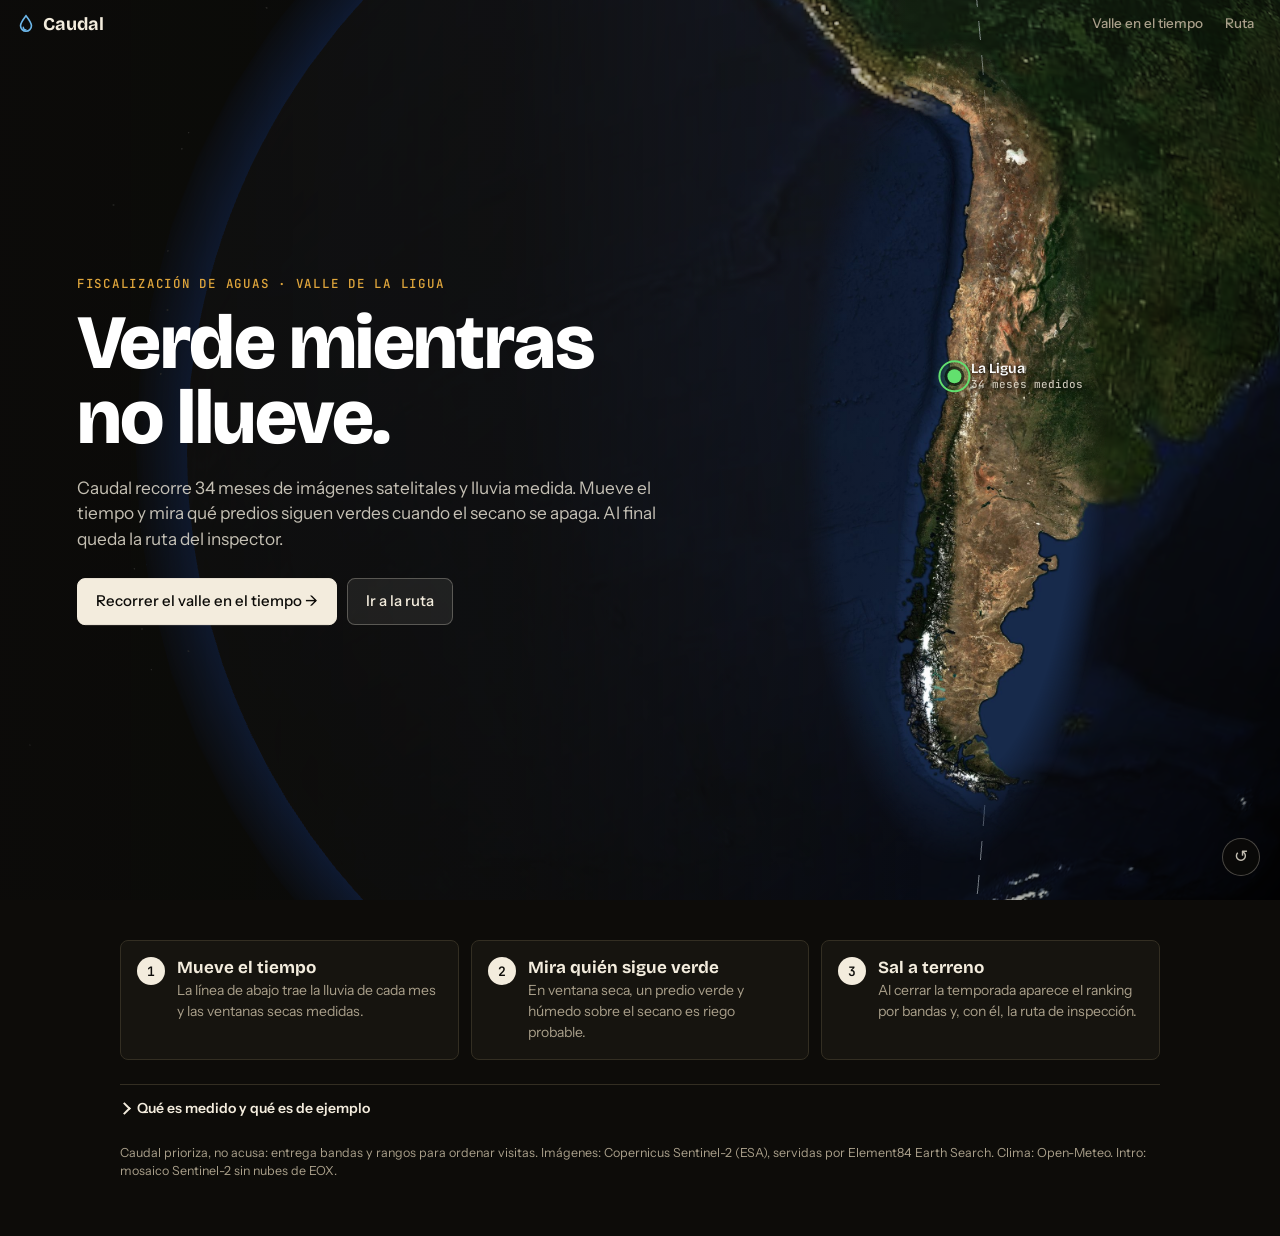
<file: web/site/index.html>
<!doctype html>
<html lang="es">
<head>
<meta charset="utf-8">
<meta name="viewport" content="width=device-width,initial-scale=1,viewport-fit=cover">
<title>Caudal</title>
<link rel="preconnect" href="https://fonts.googleapis.com">
<link rel="preconnect" href="https://fonts.gstatic.com" crossorigin>
<link rel="stylesheet" href="https://fonts.googleapis.com/css2?family=Bricolage+Grotesque:opsz,wght@12..96,500..800&family=Instrument+Sans:wght@400;500;600&family=JetBrains+Mono:wght@400;500&display=swap">
<link rel="stylesheet" href="css/base.css">
<link rel="stylesheet" href="css/stage.css">
<link rel="stylesheet" href="css/pages.css">

</head>
<body>
<header class="bar">
  <a class="brand" href="#inicio" aria-label="Caudal, inicio">
    <svg width="20" height="20" viewBox="0 0 22 22" aria-hidden="true"><path d="M11 2c3.6 4.6 6 8.1 6 11a6 6 0 0 1-12 0c0-2.9 2.4-6.4 6-11z" fill="none" stroke="currentColor" stroke-width="1.8"/><path d="M8 14.5a3 3 0 0 0 3 3" fill="none" stroke="currentColor" stroke-width="1.6" stroke-linecap="round"/></svg>
    <span>Caudal</span>
  </a>
  <nav class="nav" aria-label="Secciones">
    <a href="#valle" data-nav="valle">Valle en el tiempo</a>
    <a href="#ruta" data-nav="ruta">Ruta<i data-route-count hidden></i></a>
  </nav>
</header>
<main id="app" tabindex="-1"><p class="loading">Cargando…</p></main>

<script type="module" src="js/main.js"></script>
</body>
</html>
</file>
<file: web/site/css/base.css>
/* Caudal Tiempo: the valley at dusk. Warm dark ground, so measured greenness reads as light;
   ochre is "no rain", blue is rain, green is what stays lit. Every colour is a token here. */
:root {
  color-scheme: dark;
  --bg: #0D0C09; --surface: #16140F; --surface-2: #201D15; --line: #332E22; --ink: #F3ECDD; --muted: #A99F8A; --dim: #6E6656;
  --white: #FFFFFF; --black: #000000;
  --dry: #E0A63C; --dry-soft: rgba(224, 166, 60, .18); --dry-tint: rgba(224, 166, 60, .08);
  --rain: #6DB7EA; --rain-soft: rgba(109, 183, 234, .16);
  --green: #62E06E; --green-soft: rgba(98, 224, 110, .14); --green-ink: #06200A;
  --alta: #FF7A59; --media: #F2B441; --baja: #7FD18B; --sin: #A09A88;
  --alta-soft: rgba(255, 122, 89, .16); --media-soft: rgba(242, 180, 65, .15); --baja-soft: rgba(127, 209, 139, .14); --sin-soft: rgba(160, 154, 136, .16);
  /* greenness ramp, NDVI low to high (js/ramp.js reads these) */
  --v0: #3A2A1C; --v1: #7A5C36; --v2: #C2A855; --v3: #86D452; --v4: #3FF07C;
  --scrim: rgba(13, 12, 9, .74); --scrim-strong: rgba(13, 12, 9, .9); --scrim-none: rgba(13, 12, 9, 0);
  --glass: rgba(243, 236, 221, .08); --glass-line: rgba(243, 236, 221, .28); --ink-soft: rgba(243, 236, 221, .8);
  --shadow: rgba(0, 0, 0, .6);
  --night: #05070B;
  --f-display: 'Bricolage Grotesque', 'Arial Narrow', system-ui, sans-serif;
  --f-body: 'Instrument Sans', system-ui, -apple-system, 'Segoe UI', sans-serif;
  --f-mono: 'JetBrains Mono', ui-monospace, Menlo, monospace;
  --r: 8px; --bar-h: 48px;
  --gl: max(16px, env(safe-area-inset-left, 0px)); --gr: max(16px, env(safe-area-inset-right, 0px));
}

* { box-sizing: border-box; }
html { -webkit-text-size-adjust: 100%; }
body { margin: 0; background: var(--bg); color: var(--ink); font: 15px/1.5 var(--f-body); overflow-x: hidden; }
h1, h2, h3 { font-family: var(--f-display); line-height: 1.1; margin: 0; text-wrap: balance; letter-spacing: -.01em; }
p, dl, ol, ul, figure { margin: 0; }
ol, ul { padding: 0; list-style: none; }
a { color: var(--green); }
button, input, textarea, select { font: inherit; color: inherit; }
[hidden] { display: none !important; }
:focus-visible { outline: 2px solid var(--white); outline-offset: 2px; }
.num { font-family: var(--f-mono); font-variant-numeric: tabular-nums; }
.note { font-size: 12.5px; color: var(--muted); line-height: 1.45; }
.eyebrow { font: 500 11.5px var(--f-mono); letter-spacing: .05em; text-transform: uppercase; color: var(--muted); }
.loading { padding: 40px var(--gl); color: var(--muted); }

.bar { position: sticky; top: 0; z-index: 20; height: var(--bar-h); display: flex; align-items: center; justify-content: space-between; gap: 12px;
  padding-left: var(--gl); padding-right: var(--gr); background: var(--surface); border-bottom: 1px solid var(--line); }
.brand { display: flex; align-items: center; gap: 7px; color: var(--ink); text-decoration: none; font: 700 18px var(--f-display); }
.brand svg { color: var(--rain); }
.nav { display: flex; gap: 2px; }
.nav a { display: flex; align-items: center; gap: 6px; padding: 6px 10px; border-radius: 99px; color: var(--muted); text-decoration: none; font-weight: 500; font-size: 13.5px; white-space: nowrap; }
.nav a:hover, .nav a[aria-current] { color: var(--ink); background: var(--surface-2); }
.nav i { font: 500 11px var(--f-mono); font-style: normal; background: var(--ink); color: var(--bg); border-radius: 99px; padding: 0 6px; }
.is-landing .bar { position: absolute; left: 0; right: 0; background: transparent; border-color: transparent; }
.is-landing .nav a:hover { background: var(--glass); }

.btn { display: inline-flex; align-items: center; justify-content: center; gap: 8px; min-height: 40px; padding: 8px 14px; border-radius: var(--r); border: 1px solid var(--line); background: var(--surface-2); color: var(--ink); text-decoration: none; font-weight: 500; font-size: 14px; cursor: pointer; }
.btn:hover { border-color: var(--muted); }
.btn-primary { background: var(--ink); border-color: var(--ink); color: var(--bg); }
.btn-primary:hover { background: var(--white); border-color: var(--white); }
.btn-ghost { background: var(--glass); border-color: var(--glass-line); }
.btn[aria-pressed="true"] { border-color: var(--green); color: var(--green); }
.link { background: none; border: 0; padding: 0; color: var(--green); text-decoration: underline; cursor: pointer; }
.band { display: inline-flex; align-items: center; gap: 6px; padding: 2px 9px; border-radius: 99px; font: 600 12px var(--f-body); white-space: nowrap; vertical-align: middle; }
.band::before { content: ""; width: 7px; height: 7px; border-radius: 50%; background: currentColor; }
.band-alta { color: var(--alta); background: var(--alta-soft); } .band-media { color: var(--media); background: var(--media-soft); }
.band-baja { color: var(--baja); background: var(--baja-soft); } .band-sin { color: var(--sin); background: var(--sin-soft); }
.tag { display: inline-block; padding: 1px 7px; border-radius: 4px; font: 500 11px var(--f-mono); background: var(--surface-2); color: var(--muted); border: 1px solid var(--line); }
.tag-real { background: var(--green-soft); color: var(--green); border-color: transparent; }
.chip { display: inline-flex; align-items: center; gap: 6px; padding: 2px 9px; border-radius: 99px; font: 500 12px var(--f-mono); background: var(--rain-soft); color: var(--rain); white-space: nowrap; }
.chip.is-dry { background: var(--dry-soft); color: var(--dry); }
.seg { display: inline-flex; padding: 3px; border-radius: 99px; background: var(--surface-2); border: 1px solid var(--line); max-width: 100%; }
.seg button { border: 0; background: none; padding: 5px 13px; border-radius: 99px; font-size: 13px; font-weight: 500; color: var(--muted); cursor: pointer; white-space: nowrap; }
.seg button[aria-pressed="true"] { background: var(--ink); color: var(--bg); }
.seg button:disabled { color: var(--dim); cursor: not-allowed; }
.kv { display: grid; grid-template-columns: auto minmax(0, 1fr); gap: 5px 14px; font-size: 13.5px; }
.kv dt { color: var(--muted); } .kv dd { margin: 0; }
.empty { padding: 24px; text-align: center; color: var(--muted); border: 1px dashed var(--line); border-radius: var(--r); display: grid; gap: 12px; justify-items: center; }
.empty b { color: var(--ink); }
details.more { border-top: 1px solid var(--line); padding-top: 12px; }
details.more summary { cursor: pointer; list-style: none; display: inline-flex; align-items: center; gap: 8px; color: var(--ink); font-weight: 600; font-size: 14px; }
details.more summary::-webkit-details-marker { display: none; }
details.more summary::before { content: ""; width: 7px; height: 7px; border-right: 2px solid currentColor; border-bottom: 2px solid currentColor; transform: rotate(-45deg); }
details.more[open] summary::before { transform: rotate(45deg); }
details.more > div { margin-top: 12px; display: grid; gap: 12px; }
.table-wrap { overflow-x: auto; }
table { border-collapse: collapse; width: 100%; font-size: 13.5px; }
th, td { text-align: left; padding: 7px 10px 7px 0; border-bottom: 1px solid var(--line); vertical-align: top; }
th { color: var(--muted); font-weight: 500; font-size: 12px; }

/* A map: the image stack with an SVG in the 10 m pixel grid and HTML labels on top. */
.map { position: relative; width: 100%; aspect-ratio: 846 / 719; overflow: hidden; background: var(--surface-2); }
.map-img { position: absolute; inset: 0; width: 100%; height: 100%; object-fit: fill; opacity: 0; transition: opacity .9s ease; filter: brightness(.62) saturate(.8); }
.map-img.is-on { opacity: 1; }
.map svg { position: absolute; inset: 0; width: 100%; height: 100%; }
.map-lbls { position: absolute; inset: 0; pointer-events: none; }
@media (prefers-reduced-motion: reduce) { .map-img { transition: none; } }
</file>
<file: web/site/css/stage.css>
/* The stage: map, one panel, and the timeline that drives both. */
/* Below 900px the stage is plain flow, so the timeline (its last child) can stick to the bottom of the viewport;
   as a grid item it would be held inside its own row. */
.stage-panel { min-width: 0; scroll-margin-top: var(--bar-h); }
@media (min-width: 900px) {
  .stage { display: grid; grid-template-columns: minmax(0, 1fr) 396px; grid-template-rows: minmax(0, 1fr) auto; height: calc(100vh - var(--bar-h)); height: calc(100dvh - var(--bar-h)); min-height: 600px; }
  .stage-map { grid-area: 1 / 1; min-height: 0; margin: 14px; container-type: size; display: grid; place-items: center; }
  .stage-map .map { width: min(100cqw, calc(100cqh * 846 / 719)); border-radius: var(--r); }
  .stage-panel { grid-area: 1 / 2; overflow-y: auto; border-left: 1px solid var(--line); }
  .tl { grid-area: 2 / 1 / 3 / 3; }
}

/* Parcels on the map */
.pc-box { fill: var(--v0); fill-opacity: .94; stroke: var(--black); stroke-opacity: .55; stroke-width: 1; vector-effect: non-scaling-stroke; }
.pc.is-ref .pc-box { stroke: var(--white); stroke-opacity: .85; stroke-dasharray: 4 3; }
.pc-halo { opacity: 0; pointer-events: none; }
.pc-ring { fill: none; stroke: var(--white); stroke-width: 2; vector-effect: non-scaling-stroke; opacity: 0; pointer-events: none; transform-box: fill-box; transform-origin: center; }
.pc.is-hit .pc-ring { animation: detect 1.5s ease-out infinite; }
.pc.is-hit .pc-box { stroke: var(--white); stroke-opacity: 1; stroke-width: 2; }
.pc.is-void .pc-box { fill-opacity: .3; stroke: var(--white); stroke-opacity: .6; stroke-dasharray: 2 3; }
.pc.is-void .pc-halo { visibility: hidden; }
.pc.is-sel .pc-box { stroke: var(--white); stroke-opacity: 1; stroke-width: 3; }
.pc-hit { fill: transparent; cursor: pointer; outline: none; }
.pc-hit:focus-visible { stroke: var(--white); stroke-width: 2; stroke-dasharray: 3 3; vector-effect: non-scaling-stroke; }
@keyframes detect { from { transform: scale(.45); opacity: .95; } to { transform: scale(1.5); opacity: 0; } }
@media (prefers-reduced-motion: reduce) { .pc.is-hit .pc-ring { animation: none; opacity: .85; } }
.map-lbl { position: absolute; transform: translate(-50%, calc(-100% - 3px)); font: 500 10.5px var(--f-mono); color: var(--white); text-shadow: 0 1px 2px var(--black), 0 0 6px var(--black); white-space: nowrap; }
.map-lbl.is-ref { font-size: 9.5px; color: var(--ink-soft); }
.map-lbl.is-sel { font-weight: 700; font-size: 12px; }
.map-key, .map-note { position: absolute; left: 8px; max-width: calc(100% - 16px); padding: 3px 8px; border-radius: 6px; background: var(--scrim); font: 400 11px/1.4 var(--f-mono); color: var(--ink-soft); pointer-events: none; }
.map-key { top: 8px; display: flex; align-items: center; gap: 7px; flex-wrap: wrap; }
.map-key span { display: inline-flex; align-items: center; gap: 6px; }
.map-note { bottom: 8px; }
.key-ramp { width: 46px; height: 8px; border-radius: 2px; background: linear-gradient(90deg, var(--v0), var(--v1), var(--v2), var(--v3), var(--v4)); }
.key-ring { width: 10px; height: 10px; border-radius: 50%; border: 2px solid var(--white); }

/* Timeline */
.tl { position: sticky; bottom: 0; z-index: 15; display: grid; gap: 7px; padding: 10px var(--gr) calc(8px + env(safe-area-inset-bottom, 0px)) var(--gl); background: var(--surface); border-top: 1px solid var(--line); box-shadow: 0 -10px 24px -14px var(--shadow); }
.tl-head { display: flex; align-items: center; gap: 8px 14px; flex-wrap: wrap; }
.tl-play { flex: none; width: 44px; height: 44px; border-radius: 50%; border: 0; background: var(--ink); color: var(--bg); display: grid; place-items: center; cursor: pointer; }
.tl-play:hover { background: var(--white); }
.tl-now { display: flex; align-items: center; gap: 6px 12px; flex-wrap: wrap; min-width: 0; }
.tl-now b { font: 700 21px/1.1 var(--f-display); min-width: 9.6em; }
.tl-rain { font: 400 12px var(--f-mono); color: var(--rain); }
.tl-tools { margin-left: auto; display: flex; gap: 6px; }
.tl-btn { min-height: 34px; padding: 4px 11px; border-radius: 99px; border: 1px solid var(--line); background: var(--surface-2); font-size: 12.5px; font-weight: 500; cursor: pointer; white-space: nowrap; }
.tl-btn:hover { border-color: var(--muted); }
.tl-track { position: relative; height: 74px; border-radius: 6px; background: var(--surface-2); cursor: ew-resize; touch-action: pan-y; user-select: none; -webkit-user-select: none; }
.tl-plot { position: absolute; inset: 0; width: 100%; height: 100%; border-radius: 6px; }
.tl-dry { fill: var(--dry); } .tl-dry-tint { fill: var(--dry-tint); }
.tl-rain-bar { fill: var(--rain); }
.tl-scene { fill: var(--ink); opacity: .75; } .tl-scene.is-void { opacity: .25; }
.tl-cursor { position: absolute; top: -5px; bottom: -5px; left: 0; width: 0; pointer-events: none; }
.tl-cursor::before { content: ""; position: absolute; top: 0; bottom: 0; left: -1px; width: 2px; background: var(--white); box-shadow: 0 0 0 1px var(--shadow); }
.tl-cursor::after { content: ""; position: absolute; top: -4px; left: -7px; width: 14px; height: 14px; border-radius: 50%; background: var(--white); box-shadow: 0 0 0 2px var(--shadow); }
.tl-track.is-drag .tl-cursor::after { transform: scale(1.25); }
.tl-axis { position: relative; height: 34px; font: 400 10.5px var(--f-mono); color: var(--muted); }
.tl-year { position: absolute; top: 0; padding-left: 4px; border-left: 1px solid var(--line); line-height: 14px; }
.tl-season { position: absolute; top: 17px; height: 17px; display: flex; align-items: center; justify-content: center; border: 1px solid var(--line); border-top: 0; border-radius: 0 0 5px 5px; overflow: hidden; }
.tl-season b { font-weight: 500; white-space: nowrap; overflow: hidden; text-overflow: ellipsis; padding: 0 4px; }
.tl-season.is-now { border-color: var(--muted); color: var(--ink); }
.tl-season.is-closed { border-color: var(--green); color: var(--green); background: var(--green-soft); }
.tl-legend { display: flex; gap: 4px 16px; flex-wrap: wrap; font-size: 11.5px; color: var(--muted); }
.tl-legend span, .fig figcaption span { display: inline-flex; align-items: center; gap: 6px; }
.k { display: inline-block; width: 14px; height: 8px; border-radius: 2px; }
.k-dry { background: var(--dry); } .k-rain { background: var(--rain); } .k-scene { width: 2px; height: 10px; background: var(--ink); }
.k-line { height: 3px; background: var(--green); } .k-ref { height: 0; border-top: 2px dashed var(--muted); border-radius: 0; } .k-hit { width: 9px; height: 9px; border-radius: 50%; background: var(--white); border: 2px solid var(--green); }
@media (max-width: 700px) {
  .tl-track { height: 56px; } .tl-legend, .tl-rain { display: none; }
  .tl-now { display: contents; } .tl-now b { flex: 1; font-size: 18px; min-width: 0; } .tl-now .chip { order: 5; }
  .tl-tools { margin-left: 0; } .tl-btn[data-jump] { max-width: 9.5em; white-space: normal; line-height: 1.15; text-align: left; font-size: 11.5px; }
}

/* Panel */
.pv { display: grid; gap: 14px; padding: 18px var(--gr) 22px var(--gl); align-content: start; }
@media (min-width: 900px) { .pv { padding: 20px; } }
.headline { font-size: clamp(22px, 2.3vw, 27px); font-weight: 700; min-height: 2.2em; }
.headline.is-hit { color: var(--green); }
.back { font-size: 13.5px; text-decoration: none; justify-self: start; }
.lv { display: grid; grid-template-columns: 14px 44px minmax(56px, 1fr) 54px minmax(70px, 96px); gap: 8px; align-items: center; padding: 6px 6px; border-radius: 6px; font-size: 13.5px; text-decoration: none; color: var(--ink); min-height: 34px; }
.lv-head { min-height: 0; padding-block: 0; font: 400 10.5px var(--f-mono); color: var(--muted); text-transform: uppercase; letter-spacing: .03em; }
.live li + li { border-top: 1px solid var(--line); }
a.lv:hover { background: var(--surface-2); }
.lv .sw { width: 14px; height: 14px; border-radius: 3px; background: var(--v0); box-shadow: 0 0 0 1px var(--shadow); }
.lv b { font: 500 13px var(--f-mono); }
.lv.lv-head b { font: inherit; }
.lv-d { color: var(--muted); }
.lv-n { display: flex; align-items: center; gap: 7px; justify-content: flex-end; }
.lv-bar { flex: 1; height: 5px; border-radius: 3px; background: var(--surface-2); overflow: hidden; }
.lv-bar i { display: block; height: 100%; width: 0; background: var(--green); border-radius: 3px; transition: width .25s; }
.lv.is-hit .sw { box-shadow: 0 0 0 2px var(--white); }
.lv.is-hit .lv-d { color: var(--green); }
.lv.is-void { color: var(--muted); } .lv.is-void [data-v] { font-size: 11px; }
.lv-ref { color: var(--muted); } .lv-ref b { font: 500 12px var(--f-body); }
.lv-ref .sw { border-radius: 3px; outline: 1px dashed var(--muted); outline-offset: 1px; }
@media (prefers-reduced-motion: reduce) { .lv-bar i { transition: none; } }

.rk { display: grid; gap: 4px; }
.rk h2 { display: flex; align-items: baseline; gap: 10px; flex-wrap: wrap; font: inherit; }
.rk h2 small { font-size: 12.5px; color: var(--muted); }
.rk li a { display: grid; grid-template-columns: 2.6em minmax(0, 1fr) auto; gap: 8px; align-items: center; padding: 8px 6px; border-top: 1px solid var(--line); text-decoration: none; color: var(--ink); font-size: 13.5px; }
.rk li a:hover { background: var(--surface-2); }
.rk li b { font: 500 13px var(--f-mono); }
.rk li em { display: block; font-style: normal; font-size: 12px; color: var(--muted); }
.rk li i { font-style: normal; color: var(--muted); font-size: 18px; }
[data-pane] { display: grid; gap: 12px; }

.meters { display: grid; gap: 12px; }
.meter { display: grid; gap: 5px; }
.meter > p:first-child { display: flex; justify-content: space-between; gap: 10px; font-size: 13.5px; }
.meter-track { position: relative; height: 10px; border-radius: 5px; background: var(--surface-2); }
.meter-track i { position: absolute; top: 50%; }
.m-ref { width: 2px; height: 16px; margin: -8px 0 0 -1px; background: var(--muted); }
.m-thr { width: 0; height: 16px; margin: -8px 0 0 -1px; border-left: 2px dashed var(--dry); }
.m-dot { width: 14px; height: 14px; margin: -7px 0 0 -7px; border-radius: 50%; background: var(--ink); box-shadow: 0 0 0 2px var(--bg); transition: left .2s; }
.meter.is-over .m-dot { background: var(--green); }
@media (prefers-reduced-motion: reduce) { .m-dot { transition: none; } }
.fig { display: grid; gap: 6px; }
.fig figcaption { display: flex; gap: 4px 14px; flex-wrap: wrap; }
.chart { display: block; width: 100%; height: auto; cursor: ew-resize; touch-action: pan-y; user-select: none; -webkit-user-select: none; }
.ch-dry { fill: var(--dry-soft); }
.ch-grid { stroke: var(--line); stroke-width: 1; }
.ch-tick { font: 400 15px var(--f-mono); fill: var(--muted); }
.ch-line { fill: none; stroke: var(--green); stroke-width: 2.6; stroke-linejoin: round; }
.ch-ref { fill: none; stroke: var(--muted); stroke-width: 2; stroke-dasharray: 6 5; }
.ch-dot { fill: var(--green); } .ch-hit { fill: var(--white); stroke: var(--green); stroke-width: 2.4; }
.ch-cursor { stroke: var(--white); stroke-width: 2; }
.rs-band { display: flex; align-items: center; gap: 10px; flex-wrap: wrap; font-size: 13.5px; }
.rs-bar { position: relative; height: 12px; border-radius: 6px; background: var(--surface-2); }
.rs-range { position: absolute; top: 0; bottom: 0; border-radius: 6px; background: var(--rain); }
.rs-right { position: absolute; top: -4px; bottom: -4px; width: 0; border-left: 2px dashed var(--ink); }
.actions { display: flex; gap: 8px; flex-wrap: wrap; }
.actions .btn { flex: 1 1 auto; }
</file>
<file: web/site/css/pages.css>
/* Pages outside the stage: the cover, the evidence file and the route. */
.page { max-width: 1120px; margin: 0 auto; padding: 26px var(--gr) 56px var(--gl); display: grid; gap: 22px; }
.page-head { display: flex; justify-content: space-between; align-items: flex-end; gap: 16px; flex-wrap: wrap; }
.page-head > div:first-child { display: grid; gap: 8px; max-width: 68ch; min-width: 0; }
.page-head h1 { font-size: clamp(26px, 3.6vw, 40px); font-weight: 700; }
.page-head p:not(.eyebrow) { color: var(--muted); }
.controls { display: flex; gap: 8px; flex-wrap: wrap; align-items: center; }
.inline { display: flex; gap: 8px; align-items: center; font-size: 13.5px; color: var(--muted); }
input, textarea { width: 100%; padding: 9px 11px; border-radius: 6px; border: 1px solid var(--line); background: var(--bg); color: var(--ink); }
input[type="checkbox"], input[type="time"] { width: auto; }
textarea { resize: vertical; line-height: 1.5; }
label { display: grid; gap: 5px; font-size: 13px; color: var(--muted); }

.doc { background: var(--surface); border: 1px solid var(--line); border-radius: var(--r); padding: clamp(16px, 3vw, 30px); display: grid; gap: 20px; min-width: 0; }
.doc-sec { display: grid; gap: 10px; padding-top: 18px; border-top: 1px solid var(--line); min-width: 0; }
.doc-sec:first-child { border-top: 0; padding-top: 0; }
.doc-sec header { display: flex; justify-content: space-between; gap: 8px; flex-wrap: wrap; align-items: baseline; }
.doc-sec h3 { font-size: 17px; font-weight: 700; }
.who { font: 500 11.5px var(--f-mono); padding: 2px 8px; border-radius: 4px; }
.who-caudal { background: var(--green-soft); color: var(--green); } .who-persona { background: var(--dry-soft); color: var(--dry); }
.fields { display: grid; grid-template-columns: repeat(auto-fit, minmax(min(200px, 100%), 1fr)); gap: 10px; }
.muted { color: var(--muted); }
.hash { font: 12px var(--f-mono); word-break: break-all; color: var(--muted); }
.crops { display: grid; grid-template-columns: repeat(2, minmax(0, 1fr)); gap: 8px; max-width: 420px; }
.crop div { aspect-ratio: 1; border-radius: 6px; background-repeat: no-repeat; border: 1px solid var(--line); position: relative; }
.crop div::after { content: ""; position: absolute; border: 2px solid var(--white); box-shadow: 0 0 0 1px var(--shadow); inset: var(--box); }
.crop figcaption { font: 12px var(--f-mono); color: var(--muted); margin-top: 4px; }

.split { display: grid; grid-template-columns: minmax(0, 1.25fr) minmax(0, 1fr); gap: 22px; align-items: start; }
@media (max-width: 899px) { .split { grid-template-columns: minmax(0, 1fr); } }
.stack { display: grid; gap: 16px; min-width: 0; }
.map-route { border-radius: var(--r); cursor: crosshair; }
.map-route .map-img { filter: brightness(.8); }
.map-foot { margin-top: 8px; }
.route { fill: none; stroke: var(--white); stroke-width: 3; stroke-linejoin: round; vector-effect: non-scaling-stroke; }
.route-box { fill: none; stroke: var(--white); stroke-width: 1.5; vector-effect: non-scaling-stroke; }
.map-stop { position: absolute; transform: translate(-50%, -50%); display: grid; place-items: center; width: 24px; height: 24px; border-radius: 50%; background: var(--bg); color: var(--ink); border: 2px solid var(--white); font: 600 12px var(--f-mono); }
.map-stop.is-start { background: var(--ink); color: var(--bg); }
.stops li { display: grid; grid-template-columns: 28px minmax(0, 1fr) auto; gap: 10px; padding: 10px 0; border-bottom: 1px solid var(--line); align-items: center; font-size: 14px; }
.stop-n { display: grid; place-items: center; width: 26px; height: 26px; border-radius: 50%; border: 1px solid var(--ink); font: 600 12px var(--f-mono); }
.stop-n.is-start { background: var(--ink); color: var(--bg); }
.pick { display: grid; gap: 4px; }
.pick label { display: flex; align-items: center; gap: 8px; color: var(--ink); font-size: 14px; min-height: 32px; }

/* Cover: the satellite intro (js/intro/engine.js drives the canvas, the Chile overlay and the label). */
.hero { position: relative; height: 100svh; min-height: 560px; overflow: hidden; container-type: size; background: var(--night); color: var(--ink); }
.hero-stage { position: absolute; inset: 0; transform-origin: var(--zx, 50%) var(--zy, 50%); transition: transform 1s cubic-bezier(.6, 0, .4, 1), opacity 1s; }
.hero.is-zooming .hero-stage { transform: scale(7); opacity: 0; }
.hero.is-zooming .hero-copy, .hero.is-zooming .hero-replay { opacity: 0; transition: opacity .4s; }
.hero-canvas { position: absolute; inset: 0; width: 100%; height: 100%; display: block; }
.hero-ov { position: absolute; left: 0; top: 0; width: 760px; height: 2050px; max-width: none; opacity: 0; transform-origin: 50% 50%; pointer-events: none; }
.hero-ov img { display: block; width: 100%; height: 100%; max-width: none; -webkit-mask-image: radial-gradient(closest-side, var(--black) 80%, transparent 100%); mask-image: radial-gradient(closest-side, var(--black) 80%, transparent 100%); }
.hero .lbl { position: absolute; left: 0; top: 0; z-index: 2; opacity: 0; transition: opacity .4s; pointer-events: none; font-family: var(--f-mono); font-size: max(11px, 1.05cqw); white-space: nowrap; color: var(--white); }
.hero .lbl i { position: absolute; left: -3px; top: -3px; width: 6px; height: 6px; border-radius: 50%; background: var(--white); box-shadow: 0 0 6px var(--white); }
.hero .lbl b, .hero .lbl em { display: block; margin-left: 14px; padding-left: 7px; border-left: 1px solid var(--glass-line); font-style: normal; text-shadow: 0 1px 3px var(--black); }
.hero .lbl b { margin-top: -30px; letter-spacing: .08em; font-weight: 500; } .hero .lbl em { color: var(--ink-soft); }
.hero-veil { position: absolute; inset: 0; background: linear-gradient(90deg, var(--scrim-strong) 0%, var(--scrim) 40%, var(--scrim-none) 72%); opacity: 0; transition: opacity 1s; pointer-events: none; }
.hero.is-done .hero-veil, .hero.no-3d .hero-veil { opacity: 1; }
.hero.no-3d .hero-ov { opacity: 1; --s: .44; transform: translate(66cqw, 50cqh) translate(-50%, -50%) scale(.44); }
.hero-copy { position: absolute; left: max(16px, env(safe-area-inset-left, 0px), 6vw); top: 50%; transform: translateY(-50%); max-width: 600px; padding-right: 16px; animation: heroIn .9s ease-out both; }
.hero-copy h1 { font-size: clamp(40px, 6vw, 80px); font-weight: 800; line-height: .98; letter-spacing: -.02em; color: var(--white); }
.hero-kicker { font: 500 12.5px var(--f-mono); letter-spacing: .06em; text-transform: uppercase; color: var(--dry); margin-bottom: 14px; }
.hero-lead { font-size: clamp(16px, 1.35vw, 19px); color: var(--ink-soft); margin-top: 18px; max-width: 50ch; }
.hero-cta { display: flex; gap: 10px; flex-wrap: wrap; margin-top: 26px; }
.hero-cta .btn { padding: 11px 18px; font-size: 15px; }
.hero-skip, .hero-replay { position: absolute; right: max(20px, env(safe-area-inset-right, 0px)); bottom: 24px; z-index: 3; background: var(--scrim); color: var(--ink-soft); border: 1px solid var(--glass-line); border-radius: 99px; padding: 8px 15px; font-size: 13px; cursor: pointer; }
.hero-replay { width: 38px; height: 38px; padding: 0; font-size: 17px; }
.pin { position: absolute; transform-origin: 7px 50%; transform: translate(-7px, -50%) scale(calc(1 / var(--s, 1))); display: flex; align-items: center; gap: 10px; border: 0; background: none; padding: 0; cursor: pointer; opacity: 0; pointer-events: none; transition: opacity .5s; white-space: nowrap; }
.hero.is-done .pin, .hero.no-3d .pin { opacity: 1; pointer-events: auto; }
.pin i { position: relative; width: 14px; height: 14px; border-radius: 50%; background: var(--green); box-shadow: 0 0 0 3px var(--shadow), 0 0 14px var(--green); }
.pin i::after { content: ""; position: absolute; inset: -9px; border-radius: 50%; border: 2px solid var(--green); animation: pinRing 2s ease-out infinite; }
.pin span { font: 600 14px var(--f-display); color: var(--white); text-shadow: 0 1px 4px var(--black), 0 0 12px var(--black); text-align: left; }
.pin span em { display: block; font: 500 11px var(--f-mono); font-style: normal; color: var(--ink-soft); }
.pin:hover span { color: var(--green); }
@keyframes heroIn { from { opacity: 0; transform: translateY(calc(-50% + 14px)); } to { opacity: 1; transform: translateY(-50%); } }
@keyframes pinRing { from { transform: scale(.4); opacity: 1; } to { transform: scale(1.6); opacity: 0; } }
@media (max-width: 720px) {
  .hero-veil { background: linear-gradient(0deg, var(--scrim-strong) 0%, var(--scrim) 55%, var(--scrim-none) 85%); }
  .hero-copy { top: auto; bottom: 76px; transform: none; animation: none; right: 16px; }
}
@media (prefers-reduced-motion: reduce) { .hero-copy, .pin i::after { animation: none; } .hero-stage { transition: none; } }

.lsec { padding: 40px var(--gr) 56px var(--gl); }
.lwrap { max-width: 1040px; margin: 0 auto; display: grid; gap: 24px; }
.lsteps { display: grid; grid-template-columns: repeat(3, minmax(0, 1fr)); gap: 12px; }
@media (max-width: 760px) { .lsteps { grid-template-columns: minmax(0, 1fr); } }
.lsteps li { display: grid; grid-template-columns: auto minmax(0, 1fr); gap: 12px; padding: 16px; border: 1px solid var(--line); border-radius: var(--r); background: var(--surface); }
.lsteps b { display: grid; place-items: center; width: 28px; height: 28px; border-radius: 50%; background: var(--ink); color: var(--bg); font: 600 13px var(--f-mono); }
.lsteps span { color: var(--muted); font-size: 14px; }
.lsteps strong { display: block; color: var(--ink); font: 700 17px var(--f-display); margin-bottom: 2px; }
</file>
